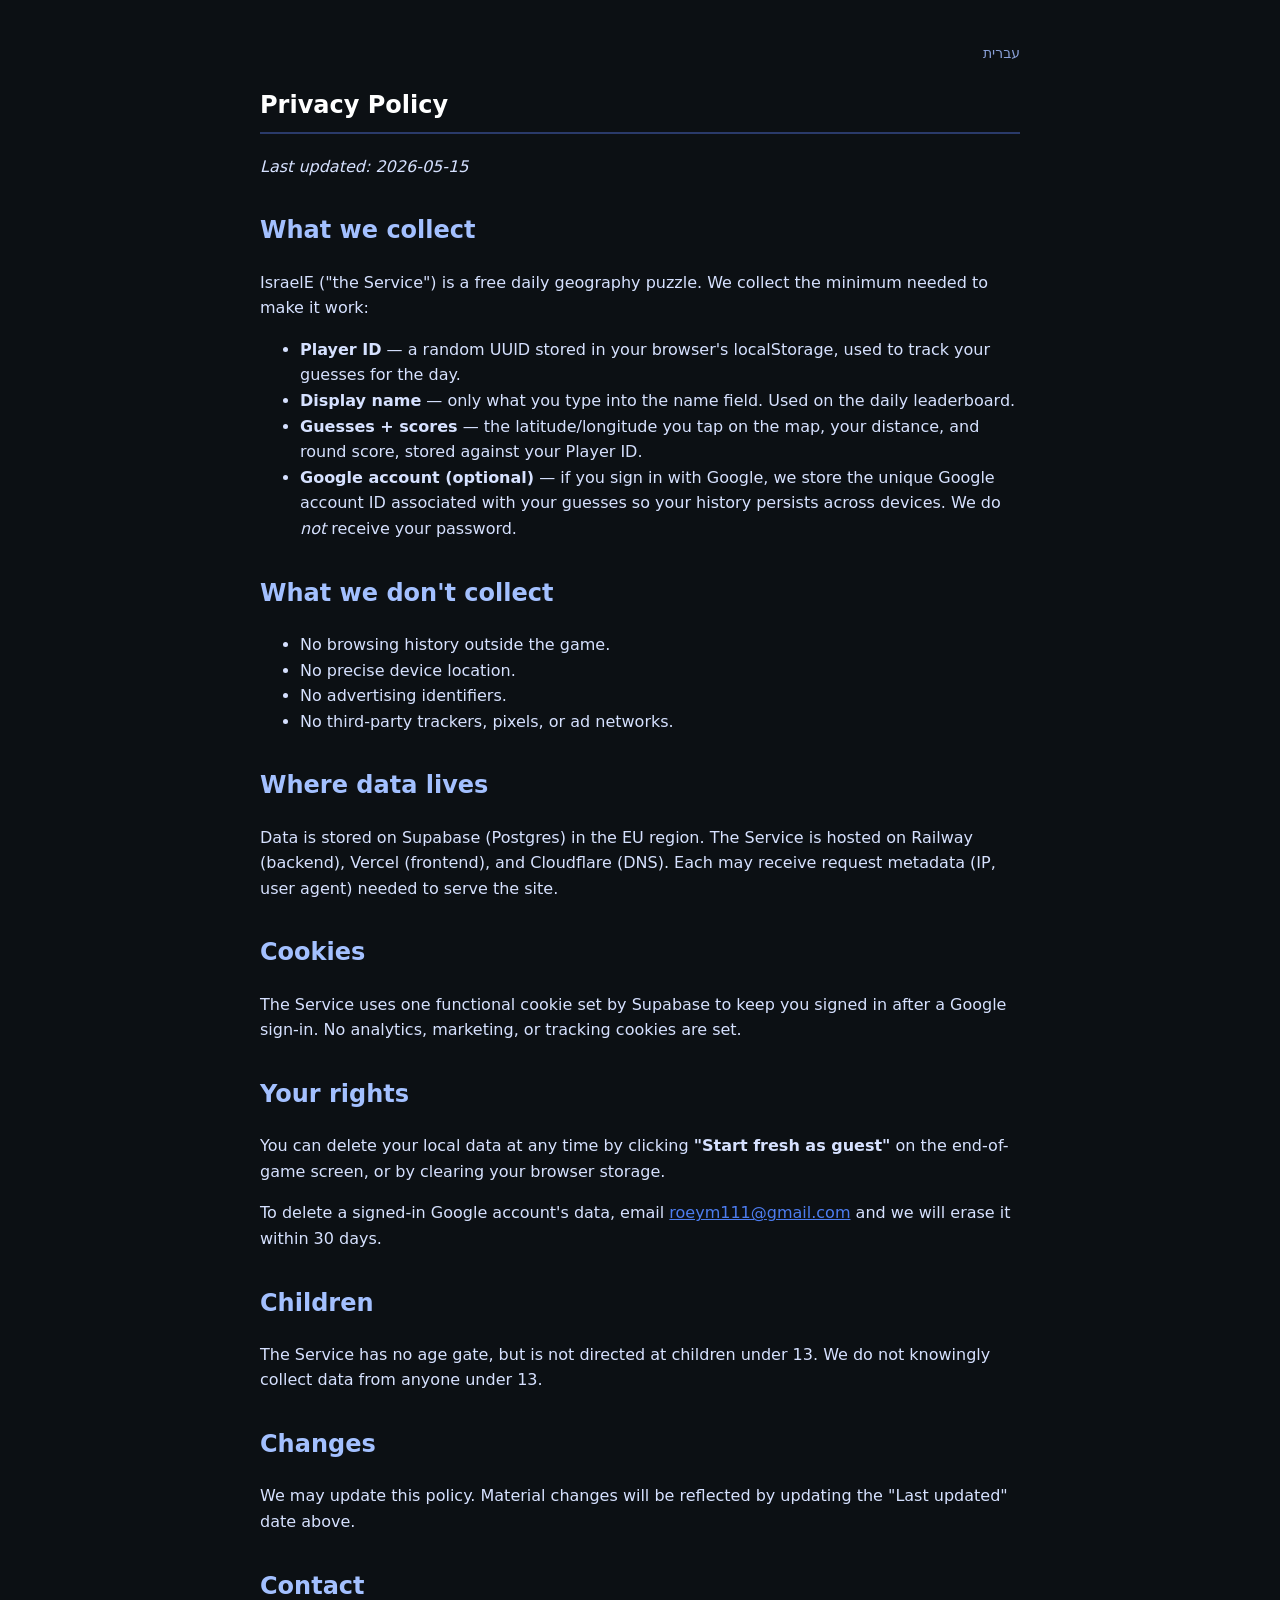
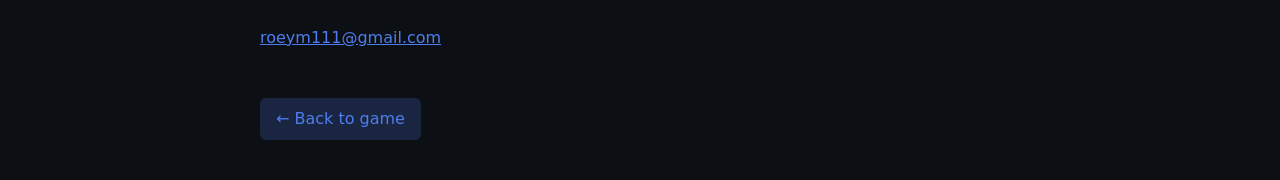
<file: frontend/privacy.html>
<!DOCTYPE html>
<html lang="en" dir="ltr">
<head>
<meta charset="UTF-8" />
<meta name="viewport" content="width=device-width,initial-scale=1" />
<title>Privacy Policy — IsraelE</title>
<meta name="description" content="Privacy policy for IsraelE — a daily geography puzzle game." />
<link rel="canonical" href="https://israel-e.com/privacy" />
<link rel="icon" type="image/png" href="/docs/flag.png" />
<style>
  body { font-family: system-ui, -apple-system, sans-serif; max-width: 760px;
         margin: 40px auto; padding: 0 20px; line-height: 1.6; color: #d6e1ff;
         background: #0c1014; }
  h1 { color: #fff; border-bottom: 2px solid #2a3a6a; padding-bottom: 8px; }
  h2 { color: #a3c0ff; margin-top: 32px; }
  a { color: #4d7df0; }
  .lang-switch { text-align: right; margin-bottom: 8px; }
  .lang-switch a { font-size: 14px; color: #8aa0d8; text-decoration: none; }
  .lang-switch a:hover { text-decoration: underline; }
  section { display: none; }
  section.active { display: block; }
  section[dir="rtl"] h1, section[dir="rtl"] h2 { text-align: right; }
  section[dir="rtl"] { text-align: right; }
  .back { display: inline-block; margin-top: 32px; padding: 8px 16px;
          background: #1a2541; border-radius: 6px; text-decoration: none; }
</style>
</head>
<body>
<div class="lang-switch"><a href="#" id="lang-toggle">עברית</a></div>

<section id="sec-en" class="active" lang="en" dir="ltr">
  <h1>Privacy Policy</h1>
  <p><em>Last updated: 2026-05-15</em></p>

  <h2>What we collect</h2>
  <p>IsraelE ("the Service") is a free daily geography puzzle. We collect the minimum needed to make it work:</p>
  <ul>
    <li><strong>Player ID</strong> — a random UUID stored in your browser's localStorage, used to track your guesses for the day.</li>
    <li><strong>Display name</strong> — only what you type into the name field. Used on the daily leaderboard.</li>
    <li><strong>Guesses + scores</strong> — the latitude/longitude you tap on the map, your distance, and round score, stored against your Player ID.</li>
    <li><strong>Google account (optional)</strong> — if you sign in with Google, we store the unique Google account ID associated with your guesses so your history persists across devices. We do <em>not</em> receive your password.</li>
  </ul>

  <h2>What we don't collect</h2>
  <ul>
    <li>No browsing history outside the game.</li>
    <li>No precise device location.</li>
    <li>No advertising identifiers.</li>
    <li>No third-party trackers, pixels, or ad networks.</li>
  </ul>

  <h2>Where data lives</h2>
  <p>Data is stored on Supabase (Postgres) in the EU region. The Service is hosted on Railway (backend), Vercel (frontend), and Cloudflare (DNS). Each may receive request metadata (IP, user agent) needed to serve the site.</p>

  <h2>Cookies</h2>
  <p>The Service uses one functional cookie set by Supabase to keep you signed in after a Google sign-in. No analytics, marketing, or tracking cookies are set.</p>

  <h2>Your rights</h2>
  <p>You can delete your local data at any time by clicking <strong>"Start fresh as guest"</strong> on the end-of-game screen, or by clearing your browser storage.</p>
  <p>To delete a signed-in Google account's data, email <a href="mailto:roeym111@gmail.com">roeym111@gmail.com</a> and we will erase it within 30 days.</p>

  <h2>Children</h2>
  <p>The Service has no age gate, but is not directed at children under 13. We do not knowingly collect data from anyone under 13.</p>

  <h2>Changes</h2>
  <p>We may update this policy. Material changes will be reflected by updating the "Last updated" date above.</p>

  <h2>Contact</h2>
  <p><a href="mailto:roeym111@gmail.com">roeym111@gmail.com</a></p>

  <a class="back" href="/">← Back to game</a>
</section>

<section id="sec-he" lang="he" dir="rtl">
  <h1>מדיניות פרטיות</h1>
  <p><em>עדכון אחרון: 15.05.2026</em></p>

  <h2>מה אנחנו אוספים</h2>
  <p>IsraelE ("השירות") הוא פאזל גיאוגרפי יומי חינמי. אנחנו אוספים את המינימום הדרוש להפעלת המשחק:</p>
  <ul>
    <li><strong>מזהה שחקן</strong> — UUID אקראי שנשמר ב-localStorage של הדפדפן שלך, משמש למעקב אחר הניחושים היומיים שלך.</li>
    <li><strong>שם תצוגה</strong> — רק מה שאתם מקלידים בשדה השם. מוצג בלוח התוצאות היומי.</li>
    <li><strong>ניחושים וניקוד</strong> — קואורדינטות הלחיצה במפה, מרחק וניקוד הסבב, נשמרים תחת מזהה השחקן.</li>
    <li><strong>חשבון Google (אופציונלי)</strong> — בהתחברות עם Google, אנחנו שומרים את מזהה חשבון Google הייחודי כדי שההיסטוריה שלכם תישמר בין מכשירים. אנחנו <em>לא</em> מקבלים את הסיסמה שלכם.</li>
  </ul>

  <h2>מה אנחנו לא אוספים</h2>
  <ul>
    <li>אין מעקב אחר היסטוריית גלישה מחוץ למשחק.</li>
    <li>אין איסוף מיקום מדויק של המכשיר.</li>
    <li>אין מזהי פרסומות.</li>
    <li>אין צד שלישי, pixel-ים או רשתות פרסום.</li>
  </ul>

  <h2>היכן הנתונים נשמרים</h2>
  <p>הנתונים נשמרים ב-Supabase (Postgres) בשרתי האיחוד האירופי. השירות מתארח ב-Railway (backend), Vercel (frontend) ו-Cloudflare (DNS). כל אחד מהם עשוי לקבל metadata של בקשות (IP, user-agent) הנחוצות להפעלת האתר.</p>

  <h2>עוגיות</h2>
  <p>השירות משתמש בעוגייה פונקציונלית אחת של Supabase לשמירת ההתחברות שלכם לאחר Google sign-in. לא נשמרות עוגיות אנליטיקה, שיווק או מעקב.</p>

  <h2>הזכויות שלכם</h2>
  <p>תוכלו למחוק את הנתונים המקומיים שלכם בכל עת בלחיצה על <strong>"התחל מחדש כאורח חדש"</strong> במסך סיום המשחק, או על ידי ניקוי האחסון של הדפדפן.</p>
  <p>למחיקת נתונים של חשבון Google מחובר, שלחו מייל ל-<a href="mailto:roeym111@gmail.com">roeym111@gmail.com</a> ונמחק את הנתונים תוך 30 יום.</p>

  <h2>ילדים</h2>
  <p>השירות אינו מיועד לילדים מתחת לגיל 13 ואיננו אוספים נתונים ביודעין מילדים מתחת לגיל זה.</p>

  <h2>שינויים</h2>
  <p>ייתכנו עדכונים למדיניות זו. שינויים מהותיים ישתקפו בעדכון התאריך למעלה.</p>

  <h2>יצירת קשר</h2>
  <p><a href="mailto:roeym111@gmail.com">roeym111@gmail.com</a></p>

  <a class="back" href="/">→ חזרה למשחק</a>
</section>

<script>
  const toggle = document.getElementById("lang-toggle");
  const en = document.getElementById("sec-en");
  const he = document.getElementById("sec-he");
  function setLang(lang) {
    const isHe = lang === "he";
    en.classList.toggle("active", !isHe);
    he.classList.toggle("active", isHe);
    document.documentElement.lang = lang;
    document.documentElement.dir = isHe ? "rtl" : "ltr";
    toggle.textContent = isHe ? "English" : "עברית";
    localStorage.setItem("israelle_lang", lang);
  }
  toggle.onclick = (e) => {
    e.preventDefault();
    setLang(en.classList.contains("active") ? "he" : "en");
  };
  setLang(localStorage.getItem("israelle_lang") || (navigator.language?.startsWith("he") ? "he" : "en"));
</script>
</body>
</html>
</file>
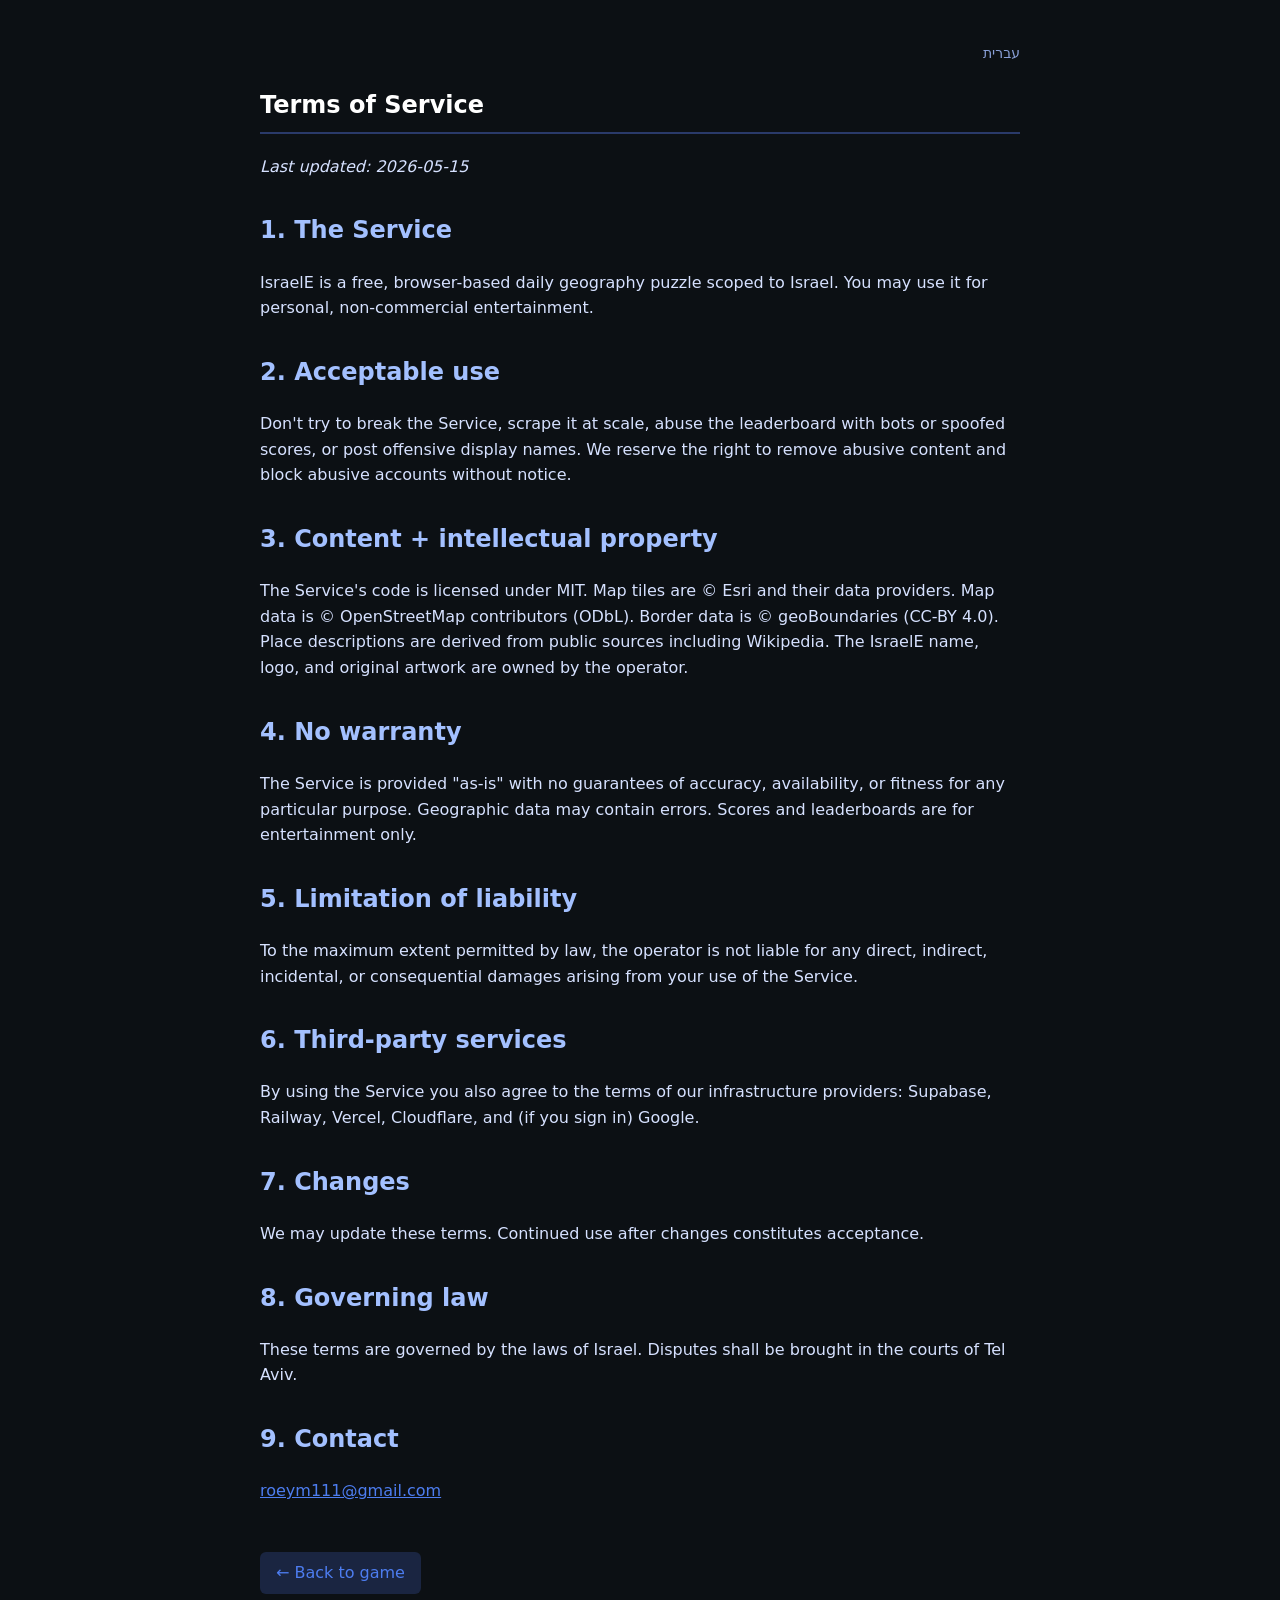
<file: frontend/terms.html>
<!DOCTYPE html>
<html lang="en" dir="ltr">
<head>
<meta charset="UTF-8" />
<meta name="viewport" content="width=device-width,initial-scale=1" />
<title>Terms of Service — IsraelE</title>
<meta name="description" content="Terms of service for IsraelE — a daily geography puzzle game." />
<link rel="canonical" href="https://israel-e.com/terms" />
<link rel="icon" type="image/png" href="/docs/flag.png" />
<style>
  body { font-family: system-ui, -apple-system, sans-serif; max-width: 760px;
         margin: 40px auto; padding: 0 20px; line-height: 1.6; color: #d6e1ff;
         background: #0c1014; }
  h1 { color: #fff; border-bottom: 2px solid #2a3a6a; padding-bottom: 8px; }
  h2 { color: #a3c0ff; margin-top: 32px; }
  a { color: #4d7df0; }
  .lang-switch { text-align: right; margin-bottom: 8px; }
  .lang-switch a { font-size: 14px; color: #8aa0d8; text-decoration: none; }
  .lang-switch a:hover { text-decoration: underline; }
  section { display: none; }
  section.active { display: block; }
  section[dir="rtl"] h1, section[dir="rtl"] h2 { text-align: right; }
  section[dir="rtl"] { text-align: right; }
  .back { display: inline-block; margin-top: 32px; padding: 8px 16px;
          background: #1a2541; border-radius: 6px; text-decoration: none; }
</style>
</head>
<body>
<div class="lang-switch"><a href="#" id="lang-toggle">עברית</a></div>

<section id="sec-en" class="active" lang="en" dir="ltr">
  <h1>Terms of Service</h1>
  <p><em>Last updated: 2026-05-15</em></p>

  <h2>1. The Service</h2>
  <p>IsraelE is a free, browser-based daily geography puzzle scoped to Israel. You may use it for personal, non-commercial entertainment.</p>

  <h2>2. Acceptable use</h2>
  <p>Don't try to break the Service, scrape it at scale, abuse the leaderboard with bots or spoofed scores, or post offensive display names. We reserve the right to remove abusive content and block abusive accounts without notice.</p>

  <h2>3. Content + intellectual property</h2>
  <p>The Service's code is licensed under MIT. Map tiles are © Esri and their data providers. Map data is © OpenStreetMap contributors (ODbL). Border data is © geoBoundaries (CC-BY 4.0). Place descriptions are derived from public sources including Wikipedia. The IsraelE name, logo, and original artwork are owned by the operator.</p>

  <h2>4. No warranty</h2>
  <p>The Service is provided "as-is" with no guarantees of accuracy, availability, or fitness for any particular purpose. Geographic data may contain errors. Scores and leaderboards are for entertainment only.</p>

  <h2>5. Limitation of liability</h2>
  <p>To the maximum extent permitted by law, the operator is not liable for any direct, indirect, incidental, or consequential damages arising from your use of the Service.</p>

  <h2>6. Third-party services</h2>
  <p>By using the Service you also agree to the terms of our infrastructure providers: Supabase, Railway, Vercel, Cloudflare, and (if you sign in) Google.</p>

  <h2>7. Changes</h2>
  <p>We may update these terms. Continued use after changes constitutes acceptance.</p>

  <h2>8. Governing law</h2>
  <p>These terms are governed by the laws of Israel. Disputes shall be brought in the courts of Tel Aviv.</p>

  <h2>9. Contact</h2>
  <p><a href="mailto:roeym111@gmail.com">roeym111@gmail.com</a></p>

  <a class="back" href="/">← Back to game</a>
</section>

<section id="sec-he" lang="he" dir="rtl">
  <h1>תנאי שימוש</h1>
  <p><em>עדכון אחרון: 15.05.2026</em></p>

  <h2>1. השירות</h2>
  <p>IsraelE הוא פאזל גיאוגרפיה יומי חינמי בדפדפן, ממוקד בישראל. השימוש מותר לבילוי פרטי ולא מסחרי.</p>

  <h2>2. שימוש סביר</h2>
  <p>אסור לנסות לפרוץ לשירות, לבצע scraping בקנה מידה, להזין ניקודים מזויפים ללוח התוצאות, או להציג שמות תצוגה פוגעניים. אנו שומרים את הזכות להסיר תוכן פוגעני ולחסום משתמשים ללא הודעה מראש.</p>

  <h2>3. תוכן וקניין רוחני</h2>
  <p>קוד השירות תחת רישיון MIT. אריחי המפה — © Esri ושותפיהם. נתוני המפה — © תורמי OpenStreetMap (ODbL). נתוני גבולות — © geoBoundaries (CC-BY 4.0). תיאורי המקומות מבוססים על מקורות פומביים כולל ויקיפדיה. השם IsraelE, הלוגו והאיורים המקוריים בבעלות המפעיל.</p>

  <h2>4. ללא אחריות</h2>
  <p>השירות ניתן "כפי שהוא" ללא התחייבות לדיוק, זמינות או התאמה למטרה כלשהי. נתונים גיאוגרפיים עשויים להכיל שגיאות. ניקוד ולוח תוצאות מיועדים לבידור בלבד.</p>

  <h2>5. הגבלת אחריות</h2>
  <p>במידה המקסימלית המותרת בחוק, המפעיל לא יישא באחריות לנזק ישיר, עקיף, מקרי או תוצאתי כלשהו הנובע משימוש בשירות.</p>

  <h2>6. שירותי צד שלישי</h2>
  <p>השימוש בשירות כפוף גם לתנאי ספקי התשתית: Supabase, Railway, Vercel, Cloudflare, ובמקרה של התחברות — Google.</p>

  <h2>7. שינויים</h2>
  <p>אנו עשויים לעדכן את התנאים. המשך שימוש מהווה הסכמה.</p>

  <h2>8. חוק שליט</h2>
  <p>התנאים הללו כפופים לדיני מדינת ישראל. סמכות שיפוט בלעדית לבתי המשפט בתל אביב.</p>

  <h2>9. יצירת קשר</h2>
  <p><a href="mailto:roeym111@gmail.com">roeym111@gmail.com</a></p>

  <a class="back" href="/">→ חזרה למשחק</a>
</section>

<script>
  const toggle = document.getElementById("lang-toggle");
  const en = document.getElementById("sec-en");
  const he = document.getElementById("sec-he");
  function setLang(lang) {
    const isHe = lang === "he";
    en.classList.toggle("active", !isHe);
    he.classList.toggle("active", isHe);
    document.documentElement.lang = lang;
    document.documentElement.dir = isHe ? "rtl" : "ltr";
    toggle.textContent = isHe ? "English" : "עברית";
    localStorage.setItem("israelle_lang", lang);
  }
  toggle.onclick = (e) => {
    e.preventDefault();
    setLang(en.classList.contains("active") ? "he" : "en");
  };
  setLang(localStorage.getItem("israelle_lang") || (navigator.language?.startsWith("he") ? "he" : "en"));
</script>
</body>
</html>
</file>
